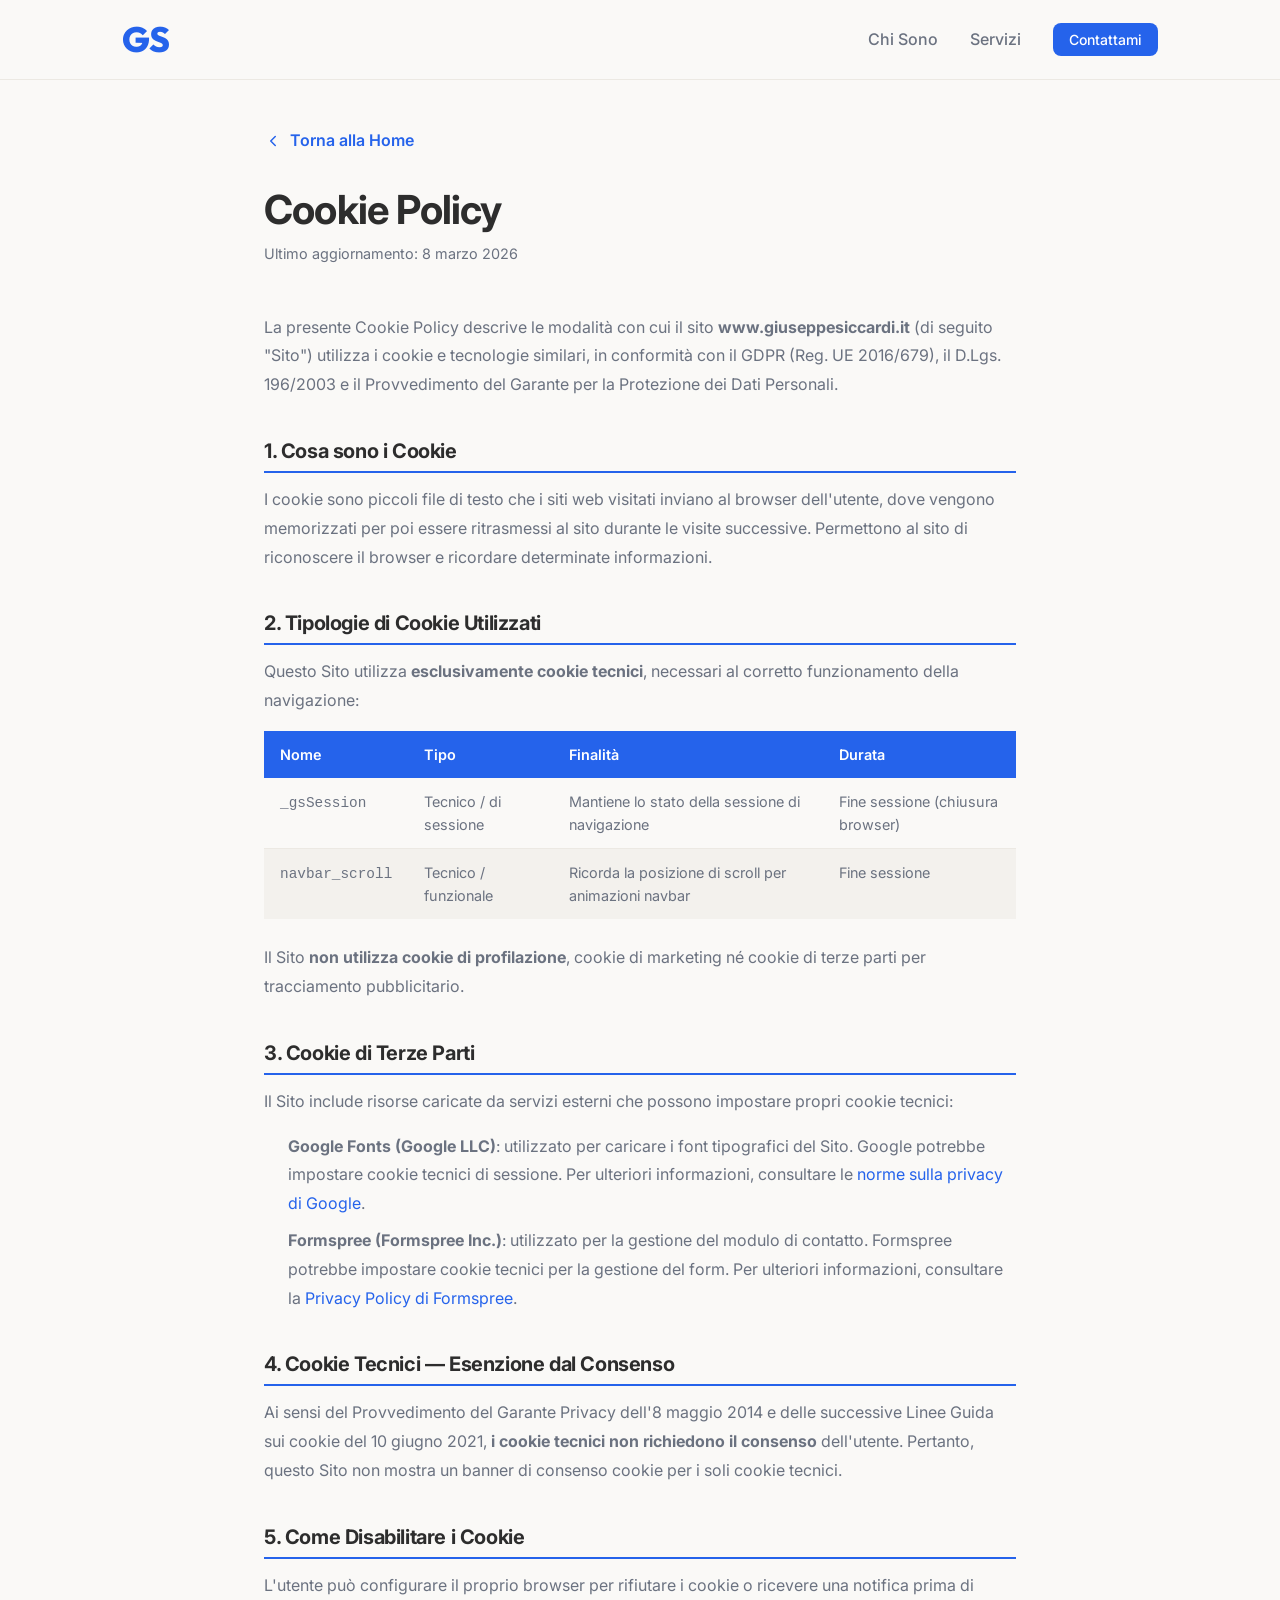
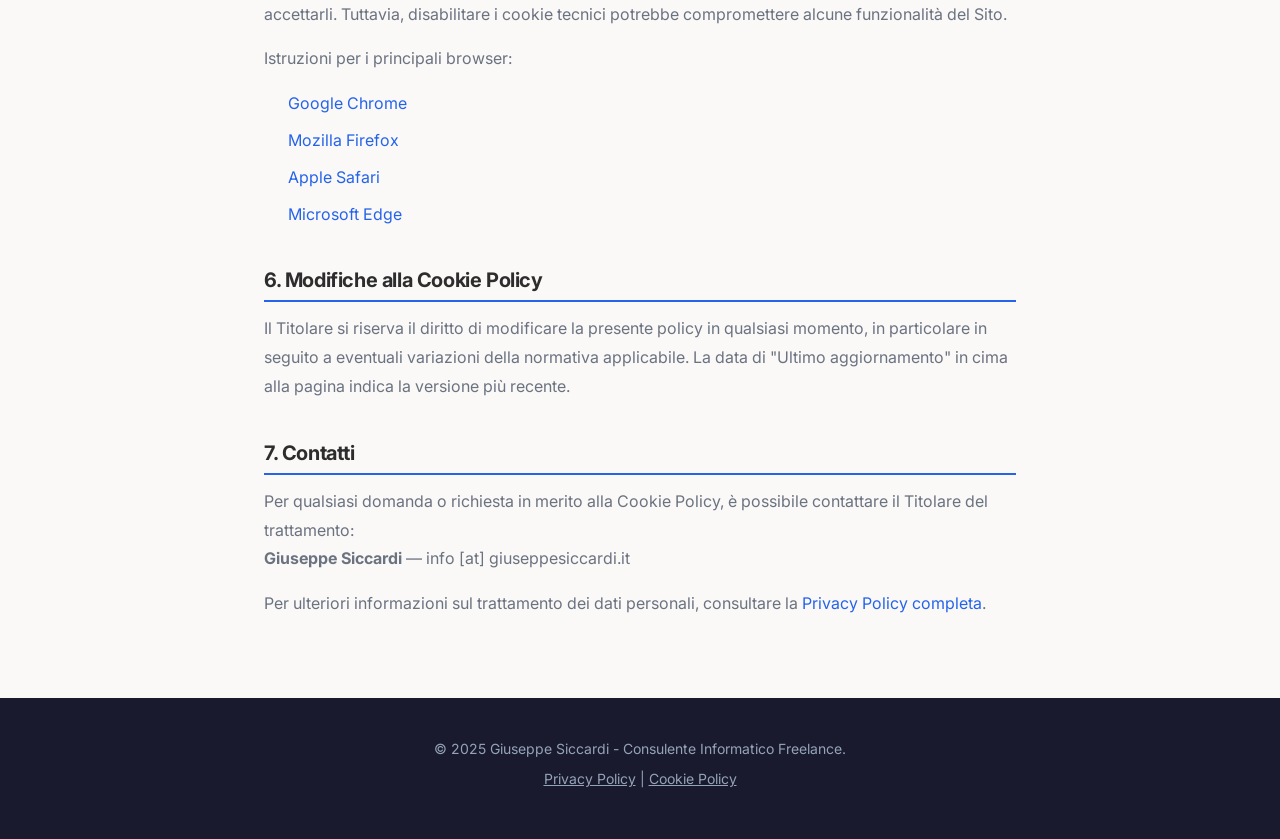
<file: cookie-policy.html>
<!DOCTYPE html>
<html lang="it">

<head>
    <meta charset="UTF-8">
    <meta name="viewport" content="width=device-width, initial-scale=1.0">
    <title>Cookie Policy — Giuseppe Siccardi</title>
    <meta name="description"
        content="Informativa sull'uso dei cookie sul sito giuseppesiccardi.it, ai sensi del GDPR e del Provvedimento del Garante Privacy.">
    <meta name="robots" content="index, follow">
    <link rel="canonical" href="https://www.giuseppesiccardi.it/cookie-policy.html">
    <link rel="preconnect" href="https://fonts.googleapis.com">
    <link rel="preconnect" href="https://fonts.gstatic.com" crossorigin>
    <link
        href="https://fonts.googleapis.com/css2?family=Inter:wght@300;400;500;600;700&family=Outfit:wght@600;700;800&display=swap"
        rel="stylesheet">
    <link rel="stylesheet" href="style.css">
    <link rel="icon" href="favicon.ico" sizes="any">
    <link rel="icon" href="assets/images/favicon-48x48.png" sizes="48x48">
    <link rel="icon" href="assets/images/favicon-96x96.png" sizes="96x96">
    <link rel="apple-touch-icon" href="assets/images/favicon-144x144.png">
    <style>
        .policy-section {
            max-width: 800px;
            margin: 0 auto;
            padding: 8rem 1.5rem 4rem;
        }

        .policy-section h1 {
            font-size: clamp(1.8rem, 4vw, 2.5rem);
            color: var(--text-primary);
            margin-bottom: 0.5rem;
        }

        .policy-section .last-updated {
            color: var(--text-secondary);
            font-size: 0.9rem;
            margin-bottom: 3rem;
            display: block;
        }

        .policy-section h2 {
            font-size: 1.25rem;
            color: var(--text-primary);
            margin-top: 2.5rem;
            margin-bottom: 0.75rem;
            padding-bottom: 0.5rem;
            border-bottom: 2px solid var(--color-primary);
        }

        .policy-section p,
        .policy-section li {
            color: var(--text-secondary);
            line-height: 1.8;
            font-size: 1rem;
        }

        .policy-section ul {
            padding-left: 1.5rem;
            margin-bottom: 1rem;
        }

        .policy-section li {
            margin-bottom: 0.5rem;
        }

        .policy-section a {
            color: var(--color-primary);
        }

        .policy-back {
            display: inline-flex;
            align-items: center;
            gap: 0.5rem;
            color: var(--color-primary);
            font-weight: 600;
            margin-bottom: 2rem;
            text-decoration: none;
            transition: opacity 0.2s;
        }

        .policy-back:hover {
            opacity: 0.75;
        }

        .cookie-table {
            width: 100%;
            border-collapse: collapse;
            margin: 1rem 0 1.5rem;
            font-size: 0.9rem;
        }

        .cookie-table th {
            background: var(--color-primary);
            color: white;
            padding: 0.75rem 1rem;
            text-align: left;
            font-weight: 600;
        }

        .cookie-table td {
            padding: 0.75rem 1rem;
            border-bottom: 1px solid var(--border-color-light);
            color: var(--text-secondary);
            vertical-align: top;
        }

        .cookie-table tr:last-child td {
            border-bottom: none;
        }

        .cookie-table tr:nth-child(even) td {
            background: var(--bg-secondary);
        }
    </style>
</head>

<body>
    <!-- Navbar -->
    <nav class="navbar" id="navbar">
        <div class="container nav-container">
            <a href="index.html" class="logo logo-text">GS</a>
            <ul class="nav-links" id="primary-navigation">
                <li><a href="index.html#about">Chi Sono</a></li>
                <li><a href="index.html#services">Servizi</a></li>
                <li><a href="index.html#contact" class="btn-sm">Contattami</a></li>
            </ul>
        </div>
    </nav>

    <main>
        <div class="policy-section">
            <a href="index.html" class="policy-back">
                <svg xmlns="http://www.w3.org/2000/svg" width="18" height="18" viewBox="0 0 24 24" fill="none"
                    stroke="currentColor" stroke-width="2" stroke-linecap="round" stroke-linejoin="round">
                    <polyline points="15 18 9 12 15 6"></polyline>
                </svg>
                Torna alla Home
            </a>

            <h1>Cookie Policy</h1>
            <span class="last-updated">Ultimo aggiornamento: 8 marzo 2026</span>

            <p>La presente Cookie Policy descrive le modalità con cui il sito <strong>www.giuseppesiccardi.it</strong>
                (di seguito "Sito") utilizza i cookie e tecnologie similari, in conformità con il GDPR (Reg. UE
                2016/679), il D.Lgs. 196/2003 e il Provvedimento del Garante per la Protezione dei Dati Personali.</p>

            <h2>1. Cosa sono i Cookie</h2>
            <p>I cookie sono piccoli file di testo che i siti web visitati inviano al browser dell'utente, dove vengono
                memorizzati per poi essere ritrasmessi al sito durante le visite successive. Permettono al sito di
                riconoscere il browser e ricordare determinate informazioni.</p>

            <h2>2. Tipologie di Cookie Utilizzati</h2>
            <p>Questo Sito utilizza <strong>esclusivamente cookie tecnici</strong>, necessari al corretto funzionamento
                della navigazione:</p>

            <table class="cookie-table">
                <thead>
                    <tr>
                        <th>Nome</th>
                        <th>Tipo</th>
                        <th>Finalità</th>
                        <th>Durata</th>
                    </tr>
                </thead>
                <tbody>
                    <tr>
                        <td><code>_gsSession</code></td>
                        <td>Tecnico / di sessione</td>
                        <td>Mantiene lo stato della sessione di navigazione</td>
                        <td>Fine sessione (chiusura browser)</td>
                    </tr>
                    <tr>
                        <td><code>navbar_scroll</code></td>
                        <td>Tecnico / funzionale</td>
                        <td>Ricorda la posizione di scroll per animazioni navbar</td>
                        <td>Fine sessione</td>
                    </tr>
                </tbody>
            </table>

            <p>Il Sito <strong>non utilizza cookie di profilazione</strong>, cookie di marketing né cookie di terze
                parti per tracciamento pubblicitario.</p>

            <h2>3. Cookie di Terze Parti</h2>
            <p>Il Sito include risorse caricate da servizi esterni che possono impostare propri cookie tecnici:</p>
            <ul>
                <li><strong>Google Fonts (Google LLC)</strong>: utilizzato per caricare i font tipografici del Sito.
                    Google potrebbe impostare cookie tecnici di sessione. Per ulteriori informazioni, consultare le <a
                        href="https://policies.google.com/privacy" target="_blank" rel="noopener">norme sulla privacy di
                        Google</a>.</li>
                <li><strong>Formspree (Formspree Inc.)</strong>: utilizzato per la gestione del modulo di contatto.
                    Formspree potrebbe impostare cookie tecnici per la gestione del form. Per ulteriori informazioni,
                    consultare la <a href="https://formspree.io/legal/privacy-policy" target="_blank"
                        rel="noopener">Privacy Policy di Formspree</a>.</li>
            </ul>

            <h2>4. Cookie Tecnici — Esenzione dal Consenso</h2>
            <p>Ai sensi del Provvedimento del Garante Privacy dell'8 maggio 2014 e delle successive Linee Guida sui
                cookie del 10 giugno 2021, <strong>i cookie tecnici non richiedono il consenso</strong> dell'utente.
                Pertanto, questo Sito non mostra un banner di consenso cookie per i soli cookie tecnici.</p>

            <h2>5. Come Disabilitare i Cookie</h2>
            <p>L'utente può configurare il proprio browser per rifiutare i cookie o ricevere una notifica prima di
                accettarli. Tuttavia, disabilitare i cookie tecnici potrebbe compromettere alcune funzionalità del Sito.
            </p>
            <p>Istruzioni per i principali browser:</p>
            <ul>
                <li><a href="https://support.google.com/chrome/answer/95647" target="_blank" rel="noopener">Google
                        Chrome</a></li>
                <li><a href="https://support.mozilla.org/it/kb/attivare-disattivare-cookie-siti-web" target="_blank"
                        rel="noopener">Mozilla Firefox</a></li>
                <li><a href="https://support.apple.com/it-it/guide/safari/sfri11471/mac" target="_blank"
                        rel="noopener">Apple Safari</a></li>
                <li><a href="https://support.microsoft.com/it-it/windows/eliminare-e-gestire-i-cookie-168dab11-0753-043d-7c16-ede5947fc64d"
                        target="_blank" rel="noopener">Microsoft Edge</a></li>
            </ul>

            <h2>6. Modifiche alla Cookie Policy</h2>
            <p>Il Titolare si riserva il diritto di modificare la presente policy in qualsiasi momento, in particolare
                in seguito a eventuali variazioni della normativa applicabile. La data di "Ultimo aggiornamento" in cima
                alla pagina indica la versione più recente.</p>

            <h2>7. Contatti</h2>
            <p>Per qualsiasi domanda o richiesta in merito alla Cookie Policy, è possibile contattare il Titolare del
                trattamento:<br>
                <strong>Giuseppe Siccardi</strong> — info [at] giuseppesiccardi.it
            </p>

            <p>Per ulteriori informazioni sul trattamento dei dati personali, consultare la <a
                    href="privacy-policy.html">Privacy Policy completa</a>.</p>
        </div>
    </main>

    <!-- Footer -->
    <footer class="footer">
        <div class="container">
            <div class="footer-content">
                <p>&copy; 2025 Giuseppe Siccardi - Consulente Informatico Freelance.</p>
                <p class="footer-links">
                    <a href="privacy-policy.html">Privacy Policy</a> | <a href="cookie-policy.html">Cookie Policy</a>
                </p>
            </div>
        </div>
    </footer>

    <script src="script.js"></script>
</body>

</html>
</file>
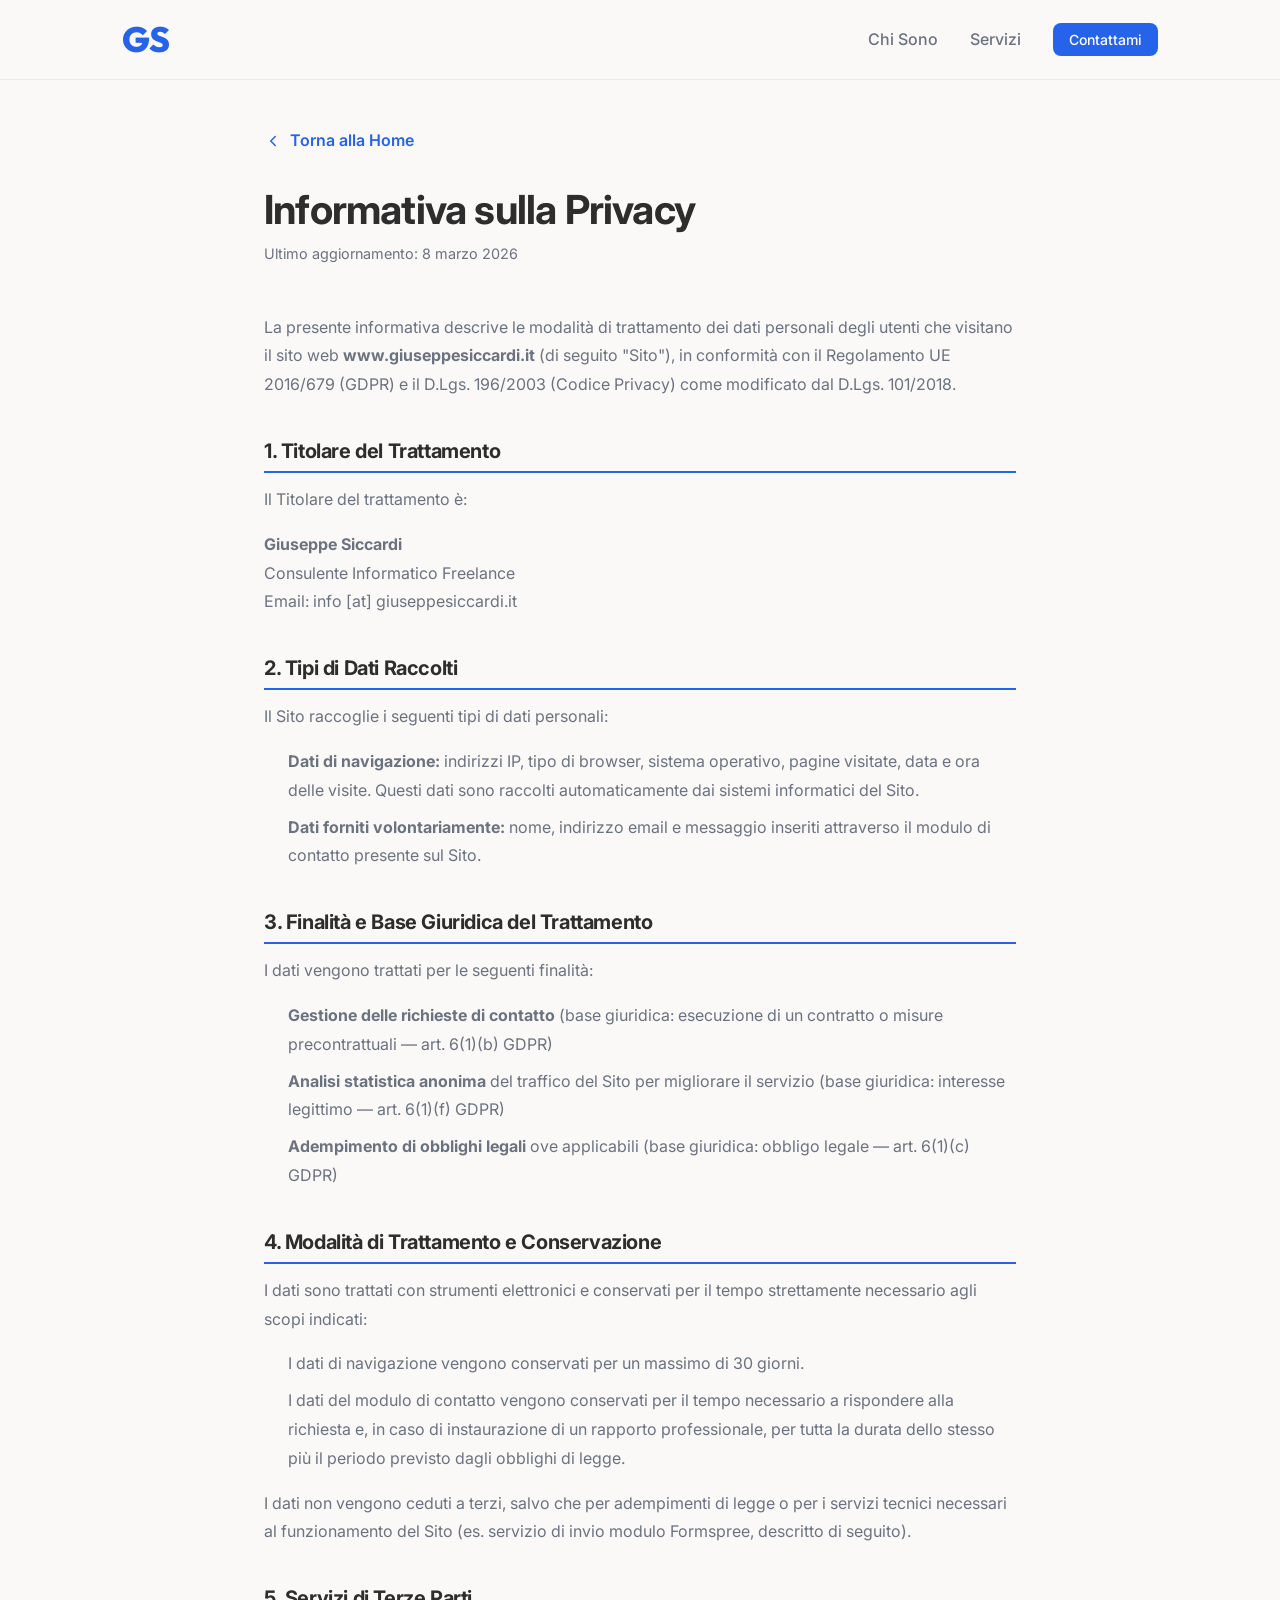
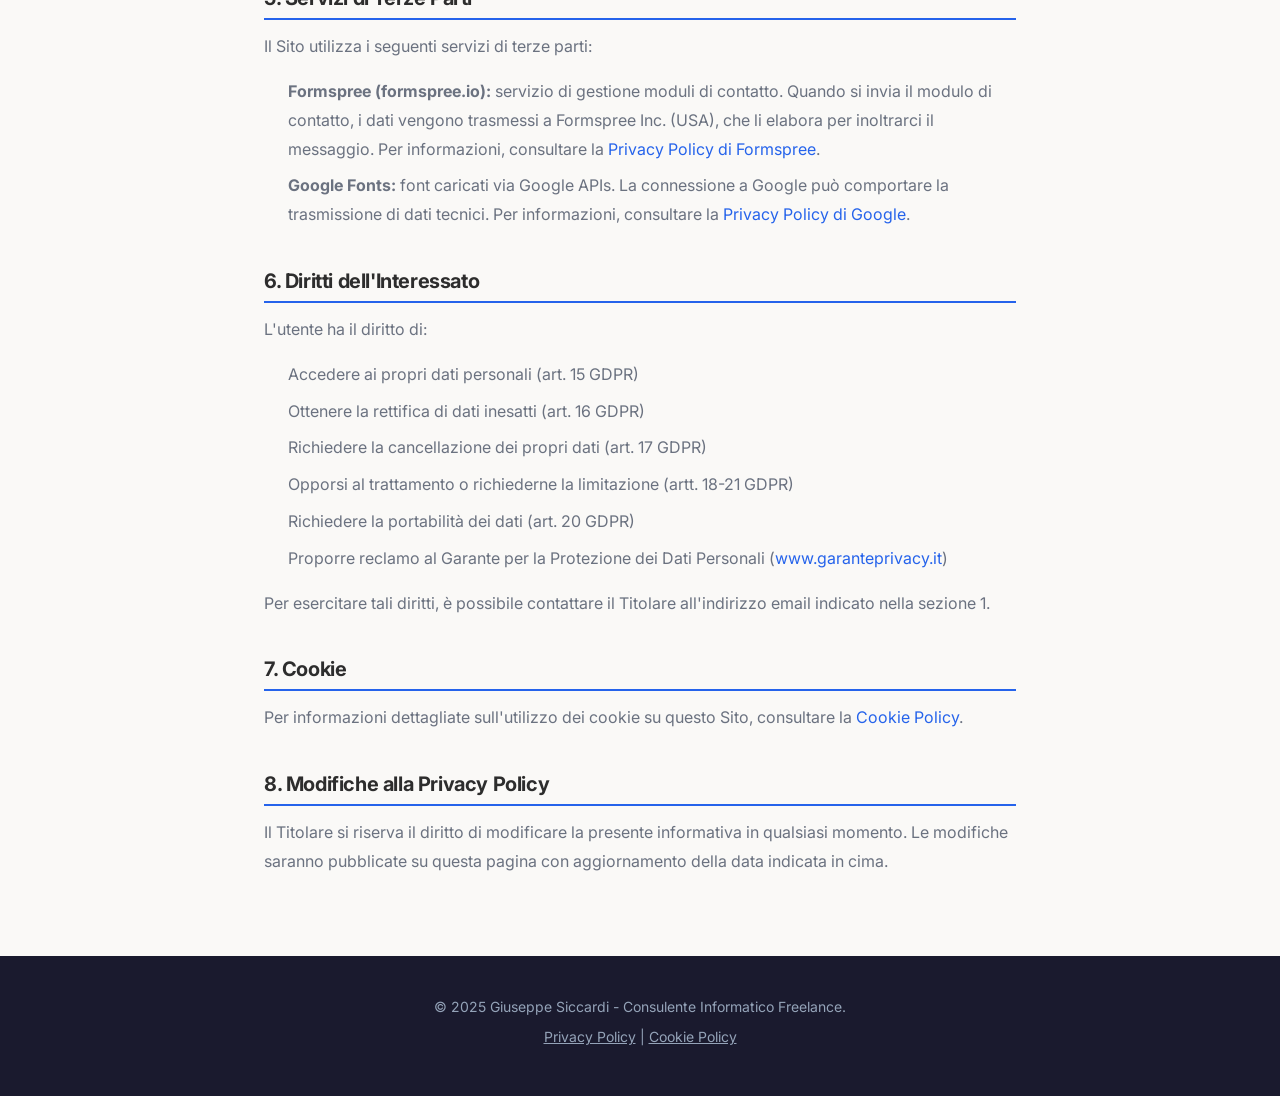
<file: privacy-policy.html>
<!DOCTYPE html>
<html lang="it">

<head>
    <meta charset="UTF-8">
    <meta name="viewport" content="width=device-width, initial-scale=1.0">
    <title>Privacy Policy — Giuseppe Siccardi</title>
    <meta name="description"
        content="Informativa sulla Privacy ai sensi del GDPR (Reg. UE 2016/679) per il sito web giuseppesiccardi.it">
    <meta name="robots" content="index, follow">
    <link rel="canonical" href="https://www.giuseppesiccardi.it/privacy-policy.html">
    <link rel="preconnect" href="https://fonts.googleapis.com">
    <link rel="preconnect" href="https://fonts.gstatic.com" crossorigin>
    <link
        href="https://fonts.googleapis.com/css2?family=Inter:wght@300;400;500;600;700&family=Outfit:wght@600;700;800&display=swap"
        rel="stylesheet">
    <link rel="stylesheet" href="style.css">
    <link rel="icon" href="favicon.ico" sizes="any">
    <link rel="icon" href="assets/images/favicon-48x48.png" sizes="48x48">
    <link rel="icon" href="assets/images/favicon-96x96.png" sizes="96x96">
    <link rel="apple-touch-icon" href="assets/images/favicon-144x144.png">
    <style>
        .policy-section {
            max-width: 800px;
            margin: 0 auto;
            padding: 8rem 1.5rem 4rem;
        }

        .policy-section h1 {
            font-size: clamp(1.8rem, 4vw, 2.5rem);
            color: var(--text-primary);
            margin-bottom: 0.5rem;
        }

        .policy-section .last-updated {
            color: var(--text-secondary);
            font-size: 0.9rem;
            margin-bottom: 3rem;
            display: block;
        }

        .policy-section h2 {
            font-size: 1.25rem;
            color: var(--text-primary);
            margin-top: 2.5rem;
            margin-bottom: 0.75rem;
            padding-bottom: 0.5rem;
            border-bottom: 2px solid var(--color-primary);
        }

        .policy-section p,
        .policy-section li {
            color: var(--text-secondary);
            line-height: 1.8;
            font-size: 1rem;
        }

        .policy-section ul {
            padding-left: 1.5rem;
            margin-bottom: 1rem;
        }

        .policy-section li {
            margin-bottom: 0.5rem;
        }

        .policy-section a {
            color: var(--color-primary);
        }

        .policy-back {
            display: inline-flex;
            align-items: center;
            gap: 0.5rem;
            color: var(--color-primary);
            font-weight: 600;
            margin-bottom: 2rem;
            text-decoration: none;
            transition: opacity 0.2s;
        }

        .policy-back:hover {
            opacity: 0.75;
        }
    </style>
</head>

<body>
    <!-- Navbar -->
    <nav class="navbar" id="navbar">
        <div class="container nav-container">
            <a href="index.html" class="logo logo-text">GS</a>
            <ul class="nav-links" id="primary-navigation">
                <li><a href="index.html#about">Chi Sono</a></li>
                <li><a href="index.html#services">Servizi</a></li>
                <li><a href="index.html#contact" class="btn-sm">Contattami</a></li>
            </ul>
        </div>
    </nav>

    <main>
        <div class="policy-section">
            <a href="index.html" class="policy-back">
                <svg xmlns="http://www.w3.org/2000/svg" width="18" height="18" viewBox="0 0 24 24" fill="none"
                    stroke="currentColor" stroke-width="2" stroke-linecap="round" stroke-linejoin="round">
                    <polyline points="15 18 9 12 15 6"></polyline>
                </svg>
                Torna alla Home
            </a>

            <h1>Informativa sulla Privacy</h1>
            <span class="last-updated">Ultimo aggiornamento: 8 marzo 2026</span>

            <p>La presente informativa descrive le modalità di trattamento dei dati personali degli utenti che visitano
                il sito web <strong>www.giuseppesiccardi.it</strong> (di seguito "Sito"), in conformità con il
                Regolamento UE 2016/679 (GDPR) e il D.Lgs. 196/2003 (Codice Privacy) come modificato dal D.Lgs.
                101/2018.</p>

            <h2>1. Titolare del Trattamento</h2>
            <p>Il Titolare del trattamento è:</p>
            <p><strong>Giuseppe Siccardi</strong><br>
                Consulente Informatico Freelance<br>
                Email: info [at] giuseppesiccardi.it</p>

            <h2>2. Tipi di Dati Raccolti</h2>
            <p>Il Sito raccoglie i seguenti tipi di dati personali:</p>
            <ul>
                <li><strong>Dati di navigazione:</strong> indirizzi IP, tipo di browser, sistema operativo, pagine
                    visitate, data e ora delle visite. Questi dati sono raccolti automaticamente dai sistemi informatici
                    del Sito.</li>
                <li><strong>Dati forniti volontariamente:</strong> nome, indirizzo email e messaggio inseriti attraverso
                    il modulo di contatto presente sul Sito.</li>
            </ul>

            <h2>3. Finalità e Base Giuridica del Trattamento</h2>
            <p>I dati vengono trattati per le seguenti finalità:</p>
            <ul>
                <li><strong>Gestione delle richieste di contatto</strong> (base giuridica: esecuzione di un contratto o
                    misure precontrattuali — art. 6(1)(b) GDPR)</li>
                <li><strong>Analisi statistica anonima</strong> del traffico del Sito per migliorare il servizio (base
                    giuridica: interesse legittimo — art. 6(1)(f) GDPR)</li>
                <li><strong>Adempimento di obblighi legali</strong> ove applicabili (base giuridica: obbligo legale —
                    art. 6(1)(c) GDPR)</li>
            </ul>

            <h2>4. Modalità di Trattamento e Conservazione</h2>
            <p>I dati sono trattati con strumenti elettronici e conservati per il tempo strettamente necessario agli
                scopi indicati:</p>
            <ul>
                <li>I dati di navigazione vengono conservati per un massimo di 30 giorni.</li>
                <li>I dati del modulo di contatto vengono conservati per il tempo necessario a rispondere alla richiesta
                    e, in caso di instaurazione di un rapporto professionale, per tutta la durata dello stesso più il
                    periodo previsto dagli obblighi di legge.</li>
            </ul>
            <p>I dati non vengono ceduti a terzi, salvo che per adempimenti di legge o per i servizi tecnici necessari
                al funzionamento del Sito (es. servizio di invio modulo Formspree, descritto di seguito).</p>

            <h2>5. Servizi di Terze Parti</h2>
            <p>Il Sito utilizza i seguenti servizi di terze parti:</p>
            <ul>
                <li><strong>Formspree (formspree.io):</strong> servizio di gestione moduli di contatto. Quando si invia
                    il modulo di contatto, i dati vengono trasmessi a Formspree Inc. (USA), che li elabora per
                    inoltrarci il messaggio. Per informazioni, consultare la <a
                        href="https://formspree.io/legal/privacy-policy" target="_blank" rel="noopener">Privacy Policy
                        di Formspree</a>.</li>
                <li><strong>Google Fonts:</strong> font caricati via Google APIs. La connessione a Google può comportare
                    la trasmissione di dati tecnici. Per informazioni, consultare la <a
                        href="https://policies.google.com/privacy" target="_blank" rel="noopener">Privacy Policy di
                        Google</a>.</li>
            </ul>

            <h2>6. Diritti dell'Interessato</h2>
            <p>L'utente ha il diritto di:</p>
            <ul>
                <li>Accedere ai propri dati personali (art. 15 GDPR)</li>
                <li>Ottenere la rettifica di dati inesatti (art. 16 GDPR)</li>
                <li>Richiedere la cancellazione dei propri dati (art. 17 GDPR)</li>
                <li>Opporsi al trattamento o richiederne la limitazione (artt. 18-21 GDPR)</li>
                <li>Richiedere la portabilità dei dati (art. 20 GDPR)</li>
                <li>Proporre reclamo al Garante per la Protezione dei Dati Personali (<a
                        href="https://www.garanteprivacy.it" target="_blank" rel="noopener">www.garanteprivacy.it</a>)
                </li>
            </ul>
            <p>Per esercitare tali diritti, è possibile contattare il Titolare all'indirizzo email indicato nella
                sezione 1.</p>

            <h2>7. Cookie</h2>
            <p>Per informazioni dettagliate sull'utilizzo dei cookie su questo Sito, consultare la <a
                    href="cookie-policy.html">Cookie Policy</a>.</p>

            <h2>8. Modifiche alla Privacy Policy</h2>
            <p>Il Titolare si riserva il diritto di modificare la presente informativa in qualsiasi momento. Le
                modifiche saranno pubblicate su questa pagina con aggiornamento della data indicata in cima.</p>
        </div>
    </main>

    <!-- Footer -->
    <footer class="footer">
        <div class="container">
            <div class="footer-content">
                <p>&copy; 2025 Giuseppe Siccardi - Consulente Informatico Freelance.</p>
                <p class="footer-links">
                    <a href="privacy-policy.html">Privacy Policy</a> | <a href="cookie-policy.html">Cookie Policy</a>
                </p>
            </div>
        </div>
    </footer>

    <script src="script.js"></script>
</body>

</html>
</file>
<file: style.css>
/* =========================================
   VARIABLES & DESIGN SYSTEM
   ========================================= */
:root {
    /* Colors - Warm Neutral Palette */
    --bg-primary: #faf9f7;
    --bg-secondary: #f3f1ed;
    --bg-card: #ffffff;
    --bg-tech: #1a1a2e;

    --text-primary: #2d2d2d;
    --text-secondary: #6b7280;
    --text-light: #faf9f7;

    --color-primary: #2563eb;
    /* Blue */
    --color-primary-dark: #1d4ed8;
    --color-accent: #0ea5e9;
    /* Aqua/Tech Blue */
    --color-success: #10b981;

    --border-color: #e5e1db;
    --border-color-light: #ece9e3;

    /* Typography */
    --font-main: 'Inter', -apple-system, BlinkMacSystemFont, "Segoe UI", Roboto, Helvetica, Arial, sans-serif;

    /* Spacing & Layout */
    --container-max: 1100px;
    --section-pad-y: 6rem;
    --border-radius-sm: 8px;
    --border-radius-md: 12px;
    --border-radius-lg: 24px;

    /* Transitions */
    --transition-fast: 0.2s ease;
    --transition-base: 0.3s ease;
    --transition-slow: 0.5s cubic-bezier(0.4, 0, 0.2, 1);

    /* Shadows */
    --shadow-sm: 0 1px 3px 0 rgb(0 0 0 / 0.04), 0 1px 2px -1px rgb(0 0 0 / 0.04);
    --shadow-md: 0 4px 6px -1px rgb(0 0 0 / 0.07), 0 2px 4px -2px rgb(0 0 0 / 0.05);
    --shadow-lg: 0 10px 25px -5px rgb(0 0 0 / 0.08), 0 4px 10px -4px rgb(0 0 0 / 0.04);
    --tech-glow: 0 0 20px rgba(14, 165, 233, 0.15);
}

/* =========================================
   RESET & BASE STYLES
   ========================================= */
* {
    margin: 0;
    padding: 0;
    box-sizing: border-box;
}

html {
    scroll-behavior: smooth;
    font-size: 16px;
}

body {
    font-family: var(--font-main);
    color: var(--text-primary);
    background-color: var(--bg-primary);
    line-height: 1.6;
    overflow-x: hidden;
}

h1,
h2,
h3,
h4 {
    line-height: 1.2;
    font-weight: 700;
    letter-spacing: -0.02em;
}

a {
    text-decoration: none;
    color: inherit;
    transition: var(--transition-base);
}

ul {
    list-style: none;
}

img {
    max-width: 100%;
    height: auto;
}

.container {
    width: 100%;
    max-width: var(--container-max);
    margin: 0 auto;
    padding: 0 2rem;
}

.section {
    padding: var(--section-pad-y) 0;
}

.bg-alt {
    background-color: var(--bg-secondary);
}

.highlight {
    color: var(--color-primary);
}

.text-gradient {
    background: linear-gradient(135deg, var(--color-primary), var(--color-accent));
    -webkit-background-clip: text;
    background-clip: text;
    -webkit-text-fill-color: transparent;
}

/* =========================================
   TYPOGRAPHY
   ========================================= */
h1 {
    font-size: clamp(2.5rem, 5vw, 4rem);
    margin-bottom: 1rem;
}

h2 {
    font-size: clamp(2rem, 3vw, 2.5rem);
    margin-bottom: 2rem;
}

h3 {
    font-size: 1.25rem;
    margin-bottom: 1rem;
}

p {
    margin-bottom: 1rem;
}

.lead-text {
    font-size: 1.25rem;
    color: var(--text-secondary);
    max-width: 800px;
}

/* =========================================
   BUTTONS
   ========================================= */
.btn {
    display: inline-flex;
    align-items: center;
    justify-content: center;
    padding: 0.875rem 1.75rem;
    border-radius: var(--border-radius-md);
    font-weight: 600;
    font-size: 1rem;
    cursor: pointer;
    transition: all var(--transition-base);
    border: none;
    outline: none;
}

.btn-sm {
    padding: 0.5rem 1rem;
    border-radius: var(--border-radius-sm);
    font-weight: 500;
    font-size: 0.875rem;
    background: var(--color-primary);
    color: white;
}

.btn-sm:hover {
    background: var(--color-primary-dark);
}

.btn-primary {
    background-color: var(--color-primary);
    color: white;
    box-shadow: 0 4px 14px rgba(37, 99, 235, 0.3);
}

.btn-primary:hover {
    background-color: var(--color-primary-dark);
    transform: scale(1.05) translateY(-2px);
    box-shadow: 0 6px 20px rgba(37, 99, 235, 0.4);
}

.btn-secondary {
    background-color: white;
    color: var(--text-primary);
    border: 1px solid #e2e8f0;
}

.btn-secondary:hover {
    border-color: var(--text-primary);
    background-color: var(--bg-secondary);
    transform: scale(1.05) translateY(-2px);
}

.btn-block {
    width: 100%;
}

.badge {
    display: inline-block;
    padding: 0.4rem 1rem;
    background-color: rgba(16, 185, 129, 0.1);
    color: var(--color-success);
    border-radius: 2rem;
    font-size: 0.875rem;
    font-weight: 600;
    margin-bottom: 1.5rem;
    border: 1px solid rgba(16, 185, 129, 0.2);
}

/* =========================================
   NAVBAR
   ========================================= */
.navbar {
    position: fixed;
    top: 0;
    left: 0;
    width: 100%;
    height: 80px;
    z-index: 1000;
    transition: var(--transition-base);
    background: rgba(250, 249, 247, 0.92);
    backdrop-filter: blur(12px);
    border-bottom: 1px solid var(--border-color-light);
}

.navbar.scrolled {
    height: 70px;
    box-shadow: var(--shadow-sm);
}

.nav-container {
    height: 100%;
    display: flex;
    justify-content: space-between;
    align-items: center;
}

.logo {
    display: flex;
    align-items: center;
}

.logo-img {
    max-height: 70px;
    width: auto;
    object-fit: contain;
    mix-blend-mode: multiply;
}

.logo-text {
    font-family: 'Outfit', sans-serif;
    font-size: 2.2rem;
    /* A bit smaller than xxx-large to fit better in navbar */
    font-weight: 800;
    /* Extra bold */
    color: var(--color-primary);
    /* Use site blue */
    letter-spacing: -1.5px;
    line-height: 1;
    text-decoration: none;
    transition: var(--transition-base);
}

.logo-text:hover {
    color: var(--color-primary-dark, #1d4ed8);
    transform: scale(1.05);
}

.nav-links {
    display: flex;
    gap: 2rem;
    align-items: center;
}

.nav-links a:not(.btn-sm) {
    font-weight: 500;
    color: var(--text-secondary);
}

.nav-links a:not(.btn-sm):hover {
    color: var(--color-primary);
}

/* Base utility for screen reader only */
.sr-only {
    position: absolute;
    width: 1px;
    height: 1px;
    padding: 0;
    margin: -1px;
    overflow: hidden;
    clip: rect(0, 0, 0, 0);
    white-space: nowrap;
    border: 0;
}

/* Hamburger Menu Button */
.mobile-nav-toggle {
    display: none;
    cursor: pointer;
    background: transparent;
    border: none;
    padding: 0.5rem;
    z-index: 2000;
}

.hamburger {
    width: 24px;
    height: 2px;
    background: var(--text-primary);
    position: relative;
    transition: all 0.3s ease-in-out;
}

.hamburger::before,
.hamburger::after {
    content: '';
    position: absolute;
    width: 24px;
    height: 2px;
    background: var(--text-primary);
    left: 0;
    transition: all 0.3s ease-in-out;
}

.hamburger::before {
    top: -8px;
}

.hamburger::after {
    top: 8px;
}

.mobile-nav-toggle[aria-expanded="true"] .hamburger {
    background: transparent;
}

.mobile-nav-toggle[aria-expanded="true"] .hamburger::before {
    transform: rotate(45deg);
    top: 0;
}

.mobile-nav-toggle[aria-expanded="true"] .hamburger::after {
    transform: rotate(-45deg);
    top: 0;
}

/* =========================================
   HERO SECTION
   ========================================= */
.hero {
    min-height: 100vh;
    display: flex;
    flex-direction: column;
    justify-content: center;
    padding-top: 80px;
    padding-bottom: 6rem;
    position: relative;
    overflow: hidden;
    background:
        radial-gradient(ellipse at 70% 20%, rgba(37, 99, 235, 0.06), transparent 50%),
        radial-gradient(ellipse at 30% 80%, rgba(14, 165, 233, 0.05), transparent 50%),
        linear-gradient(180deg, var(--bg-primary) 0%, var(--bg-secondary) 100%);
}

.hero-description {
    font-size: clamp(1.125rem, 2vw, 1.25rem);
    color: var(--text-secondary);
    max-width: 600px;
    margin-bottom: 2.5rem;
}

.hero-actions {
    display: flex;
    gap: 1rem;
    flex-wrap: wrap;
}

.hero-visual {
    position: absolute;
    right: -10%;
    top: 20%;
    width: 50%;
    height: 80%;
    z-index: -1;
    opacity: 0.4;
}

/* tech grid pattern */
.tech-grid {
    width: 100%;
    height: 100%;
    background-image:
        linear-gradient(rgba(37, 99, 235, 0.06) 1px, transparent 1px),
        linear-gradient(90deg, rgba(37, 99, 235, 0.06) 1px, transparent 1px);
    background-size: 40px 40px;
    transform: perspective(500px) rotateX(45deg);
    transform-origin: top right;
}

/* Scroll Indicator / Bouncing Arrows */
.scroll-indicator {
    position: absolute;
    bottom: 2rem;
    left: 50%;
    transform: translateX(-50%);
    color: var(--color-primary);
    animation: bounceArrows 2s infinite ease-in-out;
    opacity: 0.8;
    transition: var(--transition-base);
    z-index: 10;
    cursor: pointer;
    display: flex;
    flex-direction: column;
    justify-content: center;
    align-items: center;
    gap: 0.5rem;
    -webkit-tap-highlight-color: transparent;
    text-decoration: none;
}

.scroll-text {
    font-size: 0.85rem;
    font-weight: 500;
    text-transform: uppercase;
    letter-spacing: 1px;
}

.scroll-indicator:hover {
    color: var(--color-primary-dark);
    opacity: 1;
}

@keyframes bounceArrows {

    0%,
    20%,
    50%,
    80%,
    100% {
        transform: translate(-50%, 0);
    }

    40% {
        transform: translate(-50%, -15px);
    }

    60% {
        transform: translate(-50%, -7px);
    }
}


/* =========================================
   SECTION HEADERS
   ========================================= */
.section-header {
    margin-bottom: 3rem;
}

.section-subtitle {
    font-size: 1.125rem;
    color: var(--text-secondary);
    margin-top: 1rem;
    margin-bottom: 1.5rem;
    max-width: 600px;
}

.divider {
    width: 60px;
    height: 4px;
    background: linear-gradient(90deg, var(--color-primary), var(--color-accent));
    border-radius: 2px;
}

/* =========================================
   CHI SONO
   ========================================= */
.skills-grid {
    display: flex;
    flex-wrap: wrap;
    gap: 1rem;
    margin: 2rem 0;
}

.skill-item {
    background: var(--bg-secondary);
    padding: 0.75rem 1.25rem;
    border-radius: 2rem;
    font-size: 0.95rem;
    font-weight: 500;
    color: var(--text-primary);
    border: 1px solid #e2e8f0;
    transition: var(--transition-base);
}

.skill-item:hover {
    border-color: var(--color-accent);
    color: var(--color-primary);
    box-shadow: var(--shadow-sm);
    transform: translateY(-2px);
}

.approach-box {
    background: rgba(37, 99, 235, 0.05);
    border-left: 4px solid var(--color-primary);
    padding: 1.5rem;
    border-radius: 0 var(--border-radius-md) var(--border-radius-md) 0;
}

.mt-4 {
    margin-top: 2rem;
}

/* =========================================
   SERVIZI OFFERTI
   ========================================= */
.services-grid {
    display: grid;
    grid-template-columns: repeat(auto-fit, minmax(300px, 1fr));
    gap: 2rem;
}

.service-card {
    background: var(--bg-card);
    padding: 2.5rem 2rem;
    border-radius: var(--border-radius-lg);
    box-shadow: var(--shadow-sm);
    transition: var(--transition-base);
    border: 1px solid var(--border-color-light);
    position: relative;
    overflow: hidden;
}

.service-card::before {
    content: '';
    position: absolute;
    top: 0;
    left: 0;
    width: 100%;
    height: 4px;
    background: linear-gradient(90deg, var(--color-primary), var(--color-accent));
    transform: scaleX(0);
    transform-origin: left;
    transition: transform 0.4s ease;
}

.service-card:hover {
    transform: translateY(-5px);
    box-shadow: var(--shadow-lg);
}

.service-card:hover::before {
    transform: scaleX(1);
}

.service-icon {
    width: 56px;
    height: 56px;
    background: rgba(37, 99, 235, 0.1);
    color: var(--color-primary);
    border-radius: 16px;
    display: flex;
    align-items: center;
    justify-content: center;
    margin-bottom: 1.5rem;
    transition: var(--transition-base);
}

.service-card:hover .service-icon {
    background: var(--color-primary);
    color: white;
}

.service-list {
    margin-top: 1rem;
}

.service-list li {
    margin-bottom: 0.75rem;
    color: var(--text-secondary);
    display: flex;
    align-items: flex-start;
}

.service-list li::before {
    content: "•";
    color: var(--color-accent);
    font-weight: bold;
    display: inline-block;
    width: 1em;
    margin-left: -1em;
}

/* =========================================
   PERCHE SCEGLIEME (WHY ME)
   ========================================= */
.reasons-grid {
    display: grid;
    grid-template-columns: repeat(auto-fit, minmax(240px, 1fr));
    gap: 1.5rem;
}

.reason-item {
    display: flex;
    align-items: center;
    background: var(--bg-card);
    padding: 1.5rem;
    border-radius: var(--border-radius-md);
    box-shadow: var(--shadow-sm);
    border: 1px solid var(--border-color-light);
    transition: var(--transition-fast);
}

.reason-item:hover {
    border-color: var(--color-accent);
}

.check-icon {
    display: flex;
    align-items: center;
    justify-content: center;
    width: 32px;
    height: 32px;
    background: var(--color-success);
    color: white;
    border-radius: 50%;
    margin-right: 1rem;
    font-size: 0.875rem;
    flex-shrink: 0;
}

.reason-item h4 {
    margin: 0;
    font-size: 1rem;
}

/* =========================================
   MODALITA DI LAVORO (WORKFLOW)
   ========================================= */
.timeline {
    position: relative;
    max-width: 800px;
    margin: 0 auto;
}

.timeline::before {
    content: '';
    position: absolute;
    top: 0;
    left: 24px;
    height: 100%;
    width: 2px;
    background: var(--border-color);
}

.timeline-item {
    position: relative;
    padding-left: 65px;
    margin-bottom: 3rem;
}

.timeline-item:last-child {
    margin-bottom: 0;
}

.timeline-number {
    position: absolute;
    left: 4px;
    top: 10px;
    width: 44px;
    height: 44px;
    background: var(--bg-card);
    border: 2px solid var(--color-primary);
    color: var(--color-primary);
    border-radius: 50%;
    display: flex;
    align-items: center;
    justify-content: center;
    font-weight: bold;
    font-size: 1.15rem;
    z-index: 1;
    box-shadow: 0 0 0 4px var(--bg-secondary);
    transition: var(--transition-base);
}

.timeline-item:hover .timeline-number {
    background: var(--color-primary);
    color: white;
    transform: scale(1.1);
}

.timeline-content h4 {
    margin-bottom: 0.5rem;
    color: var(--text-primary);
}

.timeline-content p {
    color: var(--text-secondary);
    margin: 0;
}


/* =========================================
   SERVIZI SPLIT LAYOUT
   ========================================= */

.services-split {
    display: grid;
    grid-template-columns: 1fr 1fr;
    gap: 4rem;
    align-items: start;
}

/* Colonna Sinistra (Ads) */
.services-info {
    background: linear-gradient(135deg, var(--color-primary), #1e40af);
    color: white;
    padding: 3rem;
    border-radius: var(--border-radius-lg);
    box-shadow: var(--shadow-md);
    position: relative;
    overflow: hidden;
}

.services-info .info-content {
    position: relative;
    z-index: 2;
}

.services-info h3 {
    font-size: 1.8rem;
    margin-bottom: 1.5rem;
    font-weight: 700;
    line-height: 1.2;
    color: white;
}

.services-info p {
    font-size: 1.1rem;
    color: rgba(255, 255, 255, 0.9);
    line-height: 1.6;
}

/* Background Pattern/Immagine Placeholder per Ads */
.info-image-wrapper {
    position: absolute;
    top: 0;
    right: 0;
    bottom: 0;
    left: 0;
    opacity: 0.1;
    z-index: 1;
    background-image: radial-gradient(#ffffff 2px, transparent 2px);
    background-size: 20px 20px;
}

/* Colonna Destra (Accordion Rettangoli) */
.services-accordion {
    display: flex;
    flex-direction: column;
    gap: 1.5rem;
}

.service-rectangle {
    background: var(--bg-card);
    border: 1px solid var(--border-color);
    border-radius: var(--border-radius-md);
    box-shadow: var(--shadow-sm);
    transition: all 0.3s ease;
    overflow: hidden;
}

.service-rectangle:hover {
    border-color: var(--color-primary);
    box-shadow: 0 10px 20px rgba(37, 99, 235, 0.1);
}

.rectangle-header {
    padding: 1.5rem 2rem;
    display: flex;
    justify-content: space-between;
    align-items: center;
    cursor: pointer;
    background: var(--bg-card);
    transition: background 0.3s ease, color 0.3s ease;
}

.rectangle-header h3 {
    margin: 0;
    font-size: 1.2rem;
    color: var(--text-primary);
    transition: color 0.3s ease;
}

.rectangle-icon {
    color: var(--color-primary);
    transition: transform 0.3s ease, color 0.3s ease;
    display: flex;
}

/* Hover Effect per il rettangolo: cambia colore */
.service-rectangle:hover .rectangle-header {
    background: rgba(37, 99, 235, 0.05);
    /* Sfondo blu leggero */
}

.service-rectangle:hover .rectangle-header h3 {
    color: var(--color-primary);
}

.service-rectangle.active .rectangle-header {
    background: var(--color-primary);
}

.service-rectangle.active .rectangle-header h3 {
    color: white;
}

.service-rectangle.active .rectangle-icon {
    transform: rotate(180deg);
    color: white;
}

.rectangle-body {
    max-height: 0;
    overflow: hidden;
    transition: max-height 0.4s ease-out;
    background: var(--bg-card);
    padding: 0 2rem;
    /* padding x, while y is handled by active state to prevent jump */
}

.service-rectangle.active .rectangle-body {
    max-height: 800px;
    /* Abbastanza per mostrare tutto il contenuto */
    padding: 1.5rem 2rem 2rem 2rem;
    border-top: 1px solid var(--border-color);
}

/* Restyling elementi vecchi testuali per i servizi interni ai box */
.service-desc {
    color: var(--text-secondary);
    font-size: 0.95rem;
    margin-bottom: 1.5rem;
    min-height: auto;
    /* removed fixed height inside accordions */
}

.service-microcopy {
    margin-top: 1.5rem;
    font-size: 0.85rem;
    font-weight: 600;
    color: var(--color-primary);
    background: rgba(37, 99, 235, 0.05);
    padding: 0.75rem 1rem;
    border-radius: var(--border-radius-sm);
    text-align: center;
    border: 1px dashed rgba(37, 99, 235, 0.2);
}

/* =========================================
   PRICING / CONSULENZA
   ========================================= */
.pricing-section {
    margin-top: 6rem;
    padding-top: 4rem;
    border-top: 1px solid var(--border-color);
}

.pricing-header {
    text-align: center;
    margin-bottom: 4rem;
    max-width: 600px;
    margin-left: auto;
    margin-right: auto;
}

.pricing-header h2 {
    font-size: 2rem;
    color: var(--text-primary);
    margin-bottom: 1rem;
}

.pricing-header p {
    color: var(--text-secondary);
    font-size: 1.1rem;
}

/* Pricing Embla Base (Desktop) */
.pricing-embla {
    position: relative;
    max-width: 100%;
}

.pricing-embla__viewport {
    width: 100%;
}

.pricing-embla__buttons {
    display: none;
}

.pricing-grid {
    display: grid;
    grid-template-columns: repeat(3, 1fr);
    gap: 2rem;
    align-items: center;
    /* This centers the smaller cards vertically next to the taller one */
    margin-bottom: 4rem;
}

.pricing-card {
    background: var(--bg-card);
    padding: 2.5rem 2rem;
    border-radius: var(--border-radius-lg);
    box-shadow: var(--shadow-sm);
    border: 1px solid var(--border-color);
    position: relative;
    transition: var(--transition-base);
    text-align: center;
}

.pricing-card:hover {
    transform: translateY(-5px);
    box-shadow: var(--shadow-md);
}

.pricing-card.featured {
    border: 2px solid var(--color-primary);
    box-shadow: var(--shadow-lg);
    padding: 3.5rem 2rem;
    /* Make it slightly taller */
    z-index: 2;
    /* To pop over adjacent cards slightly if needed */
    transform: scale(1.05);
    /* Make it truly stand out on desktop */
}

.pricing-card.featured:hover {
    transform: scale(1.05) translateY(-5px);
}

.pricing-card .badge {
    position: absolute;
    top: -15px;
    left: 50%;
    transform: translateX(-50%);
    background: var(--color-primary);
    color: white;
    padding: 0.4rem 1.2rem;
    border-radius: 20px;
    font-size: 0.8rem;
    font-weight: 600;
    text-transform: uppercase;
    letter-spacing: 1px;
    box-shadow: var(--shadow-sm);
}

.pricing-card h3 {
    font-size: 1.4rem;
    color: var(--text-primary);
    margin-bottom: 0.5rem;
}

.pricing-price {
    color: var(--color-primary);
    font-weight: 700;
    font-size: 1.5rem;
    margin-bottom: 0.2rem;
}

.pricing-strike {
    text-decoration: line-through;
    color: var(--text-secondary);
    font-size: 0.9rem;
    font-weight: 400;
    margin-left: 0.5rem;
}

.pricing-subdesc {
    color: var(--text-secondary);
    font-weight: 500;
    font-size: 0.95rem;
    margin-bottom: 2rem;
}

.pricing-card ul {
    list-style: none;
    padding: 0;
    margin: 0 0 2rem 0;
    text-align: left;
}

.pricing-card li {
    position: relative;
    padding-left: 28px;
    margin-bottom: 1rem;
    color: var(--text-secondary);
    font-size: 0.95rem;
    line-height: 1.4;
}

.pricing-card li::before {
    content: "✓";
    position: absolute;
    left: 0;
    top: 0;
    color: var(--color-success);
    font-weight: bold;
    font-size: 1.1rem;
}

.pricing-microcopy {
    font-size: 0.85rem;
    color: var(--text-secondary);
    font-style: italic;
    border-top: 1px solid var(--border-color-light);
    padding-top: 1.5rem;
    margin-top: auto;
}

.services-cta {
    text-align: center;
    background: var(--color-primary);
    color: white;
    padding: 4rem 2rem;
    border-radius: var(--border-radius-lg);
    box-shadow: var(--shadow-lg);
}

.services-cta p {
    font-size: 1.2rem;
    margin-bottom: 0.5rem;
    color: rgba(255, 255, 255, 0.9);
}

.services-cta p:nth-child(2) {
    font-size: 1.5rem;
    font-weight: bold;
    color: white;
    margin-bottom: 2.5rem;
}

.services-cta .btn {
    background: white;
    color: var(--color-primary);
    font-weight: bold;
}

.services-cta .btn:hover {
    background: var(--color-accent);
    color: var(--text-primary);
}


/* =========================================
   CONTACT
   ========================================= */
.contact-container {
    display: grid;
    grid-template-columns: 1fr 1fr;
    gap: 4rem;
}

.contact-info p {
    color: var(--text-secondary);
    font-size: 1.125rem;
}

.micro-copy {
    font-size: 0.875rem !important;
    font-weight: 500;
    color: var(--color-success) !important;
    margin-top: 1rem;
}

.direct-contacts {
    display: flex;
    flex-direction: column;
    gap: 1rem;
}

.contact-link {
    display: inline-flex;
    align-items: center;
    gap: 0.75rem;
    font-weight: 600;
    color: var(--text-primary);
    padding: 0.75rem;
    border-radius: var(--border-radius-sm);
    background: var(--bg-secondary);
    transition: var(--transition-fast);
    width: fit-content;
}

.contact-link:hover {
    background: var(--color-primary);
    color: white;
}

.contact-form {
    background: var(--bg-card);
    padding: 2.5rem;
    border-radius: var(--border-radius-lg);
    box-shadow: var(--shadow-lg);
    border: 1px solid var(--border-color-light);
}

.form-group {
    margin-bottom: 1.5rem;
}

.form-group label {
    display: block;
    margin-bottom: 0.5rem;
    font-weight: 500;
    font-size: 0.875rem;
}

.form-group input,
.form-group textarea {
    width: 100%;
    padding: 0.875rem 1rem;
    border: 1px solid var(--border-color);
    border-radius: var(--border-radius-sm);
    font-family: var(--font-main);
    font-size: 1rem;
    transition: var(--transition-fast);
    outline: none;
    background: var(--bg-card);
}

.form-group input:focus,
.form-group textarea:focus {
    border-color: var(--color-primary);
    box-shadow: 0 0 0 3px rgba(37, 99, 235, 0.1);
}

/* =========================================
   FOOTER
   ========================================= */
.footer {
    background: var(--bg-tech);
    color: var(--text-light);
    padding: 2.5rem 0;
    text-align: center;
}

.footer-content p {
    color: #94a3b8;
    margin-bottom: 0.5rem;
    font-size: 0.875rem;
}

.footer-links a {
    color: #94a3b8;
    text-decoration: underline;
}

.footer-links a:hover {
    color: white;
}

/* =========================================
   ACCORDIONS
   ========================================= */
.accordion-card {
    background: var(--bg-card);
    border-radius: var(--border-radius-md);
    box-shadow: var(--shadow-sm);
    border: 1px solid var(--border-color-light);
    transition: var(--transition-base);
    overflow: hidden;
    margin-bottom: 1rem;
}

.accordion-header {
    display: flex;
    align-items: center;
    padding: 1.5rem;
    cursor: pointer;
    background: var(--bg-card);
    transition: var(--transition-base);
    user-select: none;
}

.accordion-card.active .accordion-header {
    border-bottom: 1px solid var(--border-color-light);
}

.accordion-header h4 {
    margin: 0;
    font-size: 1rem;
}

.accordion-content {
    max-height: 0;
    overflow: hidden;
    transition: max-height 0.4s ease-in-out;
}

.accordion-inner {
    padding: 1.5rem;
}

.accordion-gallery {
    display: flex;
    gap: 1rem;
    margin-top: 1rem;
}

.accordion-gallery img {
    flex: 1;
    border-radius: var(--border-radius-sm);
    object-fit: cover;
    max-height: 150px;
    box-shadow: var(--shadow-sm);
}

/* =========================================
   STORIE DI SUCCESSO (TABS & GRID CARDS)
   ========================================= */
.main-tabs-nav {
    display: flex;
    justify-content: center;
    gap: 1rem;
    margin-bottom: 3rem;
    flex-wrap: wrap;
}

.main-tab-btn {
    padding: 1rem 2rem;
    font-size: 1.125rem;
    font-weight: 600;
    color: var(--text-secondary);
    background: var(--bg-card);
    border: 2px solid var(--border-color);
    border-radius: var(--border-radius-lg);
    cursor: pointer;
    transition: var(--transition-base);
    box-shadow: var(--shadow-sm);
}

.main-tab-btn.active {
    border-color: var(--color-primary);
    color: var(--color-primary);
    box-shadow: 0 4px 14px rgba(37, 99, 235, 0.15);
}

.main-tab-btn:hover:not(.active) {
    border-color: var(--border-color);
    color: var(--text-primary);
}

.main-tab-pane {
    display: none;
    animation: fadePane 0.4s ease-in-out forwards;
}

.main-tab-pane.active {
    display: block;
}

@keyframes fadePane {
    from {
        opacity: 0;
        transform: translateY(10px);
    }

    to {
        opacity: 1;
        transform: translateY(0);
    }
}

.innovative-subtitle {
    font-size: 1.25rem;
    color: var(--text-secondary);
    font-style: italic;
    margin-bottom: 3rem;
    max-width: 800px;
    margin-left: auto;
    margin-right: auto;
}

.text-center {
    text-align: center;
}

.skills-highlight {
    margin-top: 1.5rem;
    font-size: 0.875rem !important;
    font-weight: 600;
    color: var(--color-primary) !important;
    background: rgba(37, 99, 235, 0.05);
    padding: 0.75rem 1rem;
    border-radius: var(--border-radius-sm);
    border: 1px dashed rgba(37, 99, 235, 0.2);
}

.skills-chips {
    display: flex;
    flex-wrap: wrap;
    gap: 0.5rem;
    margin-top: 1.5rem;
}

.chip {
    background: rgba(37, 99, 235, 0.08);
    color: var(--color-primary);
    padding: 0.35rem 0.85rem;
    border-radius: 2rem;
    font-size: 0.8rem;
    font-weight: 600;
    transition: var(--transition-fast);
    border: 1px solid rgba(37, 99, 235, 0.15);
}

.chip:hover {
    background: rgba(37, 99, 235, 0.15);
    transform: translateY(-1px);
}

/* =========================================
   EMBLA CAROUSEL – SCALE TWEEN EFFECT
   ========================================= */
.embla {
    position: relative;
    max-width: 100%;
    margin: 0 auto;
    padding: 2rem 0;
}

.embla__viewport {
    overflow: hidden;
}

.embla__container {
    display: flex;
    touch-action: pan-y pinch-zoom;
    backface-visibility: hidden;
}

.embla__slide {
    transform: translate3d(0, 0, 0);
    flex: 0 0 80%;
    min-width: 0;
    padding: 0 0.25rem;
    overflow: visible;
    position: relative;
}

@media (min-width: 768px) {
    .embla__slide {
        flex: 0 0 60%;
    }
}

@media (min-width: 1024px) {
    .embla__slide {
        flex: 0 0 55%;
    }
}

/* Inner card — scale/opacity set dynamically by JS tween */
.slide-card {
    border-radius: 30px;
    overflow: hidden;
    position: relative;
    background: #0f172a;
    aspect-ratio: 16 / 9;
    cursor: pointer;
    box-shadow: 0 10px 40px rgba(0, 0, 0, 0.15);
    transition: box-shadow 0.4s ease;
    transform-origin: center center;
}

.slide-card img {
    width: 100%;
    height: 100%;
    object-fit: cover;
    display: block;
}

.slide-overlay {
    position: absolute;
    top: 0;
    left: 0;
    width: 100%;
    height: 100%;
    background: linear-gradient(to bottom, rgba(0, 0, 0, 0.55) 0%, rgba(0, 0, 0, 0.2) 35%, transparent 100%);
    display: flex;
    align-items: flex-start;
    padding: 2rem 2rem;
    box-sizing: border-box;
    border-radius: 30px;
}

.slide-overlay h3 {
    color: white;
    font-size: 1.4rem;
    font-weight: 700;
    margin: 0;
    line-height: 1.3;
    text-shadow: 0 2px 8px rgba(0, 0, 0, 0.4);
}

/* Navigation Buttons — centered below the carousel */
.embla__buttons {
    display: flex;
    justify-content: center;
    gap: 1.5rem;
    margin-top: 2rem;
}

.embla__button {
    width: 48px;
    height: 48px;
    border-radius: 50%;
    background: var(--color-primary);
    border: none;
    cursor: pointer;
    display: flex;
    align-items: center;
    justify-content: center;
    transition: var(--transition-fast);
    padding: 0;
    box-shadow: 0 4px 15px rgba(37, 99, 235, 0.3);
}

.embla__button svg {
    width: 22px;
    height: 22px;
    fill: white;
}

.embla__button:hover {
    background: var(--color-primary-dark, #1d4ed8);
    box-shadow: 0 6px 20px rgba(37, 99, 235, 0.45);
    transform: scale(1.08);
}

.embla__button:disabled {
    opacity: 0.3;
    cursor: default;
}

/* =========================================
   MODALS PER STORIE DI SUCCESSO
   ========================================= */
.modal {
    display: none;
    position: fixed;
    z-index: 2000;
    left: 0;
    top: 0;
    width: 100%;
    height: 100%;
    overflow: auto;
    background-color: rgba(15, 23, 42, 0.7);
    backdrop-filter: blur(5px);
    opacity: 0;
    transition: opacity 0.3s ease;
}

.modal.show {
    display: flex;
    align-items: center;
    justify-content: center;
    opacity: 1;
}

.modal-content {
    background-color: #ffffff;
    margin: auto;
    padding: 2.5rem;
    border: 1px solid #e2e8f0;
    width: 90%;
    max-width: 650px;
    border-radius: var(--border-radius-lg);
    box-shadow: 0 20px 25px -5px rgba(0, 0, 0, 0.1), 0 10px 10px -5px rgba(0, 0, 0, 0.04);
    position: relative;
    transform: translateY(-20px);
    transition: transform 0.3s ease;
}

.modal.show .modal-content {
    transform: translateY(0);
}

.close-modal {
    color: #64748b;
    position: absolute;
    top: 15px;
    right: 20px;
    font-size: 28px;
    font-weight: bold;
    background: none;
    border: none;
    cursor: pointer;
    transition: color 0.2s ease;
}

.close-modal:hover,
.close-modal:focus {
    color: var(--text-primary);
    text-decoration: none;
    cursor: pointer;
}

.modal-content h3 {
    color: var(--text-primary);
    margin-top: 0;
    margin-bottom: 1.5rem;
    font-size: 1.5rem;
    padding-right: 30px;
    /* Spazio per la X di chiusura */
}

.modal-content p {
    color: var(--text-secondary);
    line-height: 1.7;
    margin-bottom: 1rem;
}

.modal-content p strong {
    color: var(--text-primary);
}

@media (max-width: 768px) {
    .modal-content {
        padding: 1.5rem;
        width: 95%;
        margin: 10px auto;
        max-height: 90vh;
        overflow-y: auto;
    }
}

/* =========================================
   BACK TO TOP BUTTON
   ========================================= */
.back-to-top {
    position: fixed;
    bottom: -60px;
    /* Hidden initially */
    right: 30px;
    width: 50px;
    height: 50px;
    background: var(--color-primary);
    color: white;
    border-radius: 50%;
    display: flex;
    align-items: center;
    justify-content: center;
    box-shadow: var(--shadow-md);
    z-index: 1000;
    transition: all 0.3s cubic-bezier(0.4, 0, 0.2, 1);
    opacity: 0;
}

.back-to-top.visible {
    bottom: 30px;
    opacity: 1;
}

.back-to-top:hover {
    background: var(--color-primary-dark);
    transform: translateY(-5px);
    box-shadow: var(--shadow-lg);
}


/* =========================================
   ANIMATIONS (Intersection Observer)
   ========================================= */
.fade-up {
    opacity: 0;
    transform: translateY(30px);
    transition: opacity 0.8s ease, transform 0.8s ease;
}

.fade-in {
    opacity: 0;
    transition: opacity 1s ease;
}

.fade-up.visible,
.fade-in.visible {
    opacity: 1;
    transform: translateY(0);
}

.stagger-1 {
    transition-delay: 0.1s;
}

.stagger-2 {
    transition-delay: 0.2s;
}

.stagger-3 {
    transition-delay: 0.3s;
}

.stagger-4 {
    transition-delay: 0.4s;
}


/* =========================================
   RESPONSIVE DESIGN
   ========================================= */
@media (max-width: 992px) {
    .contact-container {
        grid-template-columns: 1fr;
        gap: 3rem;
    }
}

@media (max-width: 768px) {
    .mobile-nav-toggle {
        display: block;
    }

    .nav-links {
        position: fixed;
        top: 0;
        right: -100vw;
        /* Hide completely outside viewport */
        height: 100vh;
        width: 100%;
        max-width: 400px;
        background: rgba(255, 255, 255, 0.98);
        flex-direction: column;
        justify-content: center;
        align-items: center;
        gap: 3rem;
        padding: 4rem 2rem;
        transition: right 0.4s ease-in-out;
        box-shadow: -5px 0 25px rgba(0, 0, 0, 0.1);
        z-index: 1500;
        margin: 0;
    }

    .nav-links[data-visible="true"] {
        right: 0;
    }

    .nav-links a {
        font-size: 1.25rem;
    }

    .hero {
        text-align: center;
        padding-bottom: 5rem;
    }

    .hero-actions {
        justify-content: center;
        flex-direction: column;
        width: 100%;
        max-width: 300px;
        margin: 0 auto;
    }

    .hero-actions a {
        width: 100%;
        text-align: center;
    }

    .hero-visual {
        display: none;
        /* Hide visual on smaller screens */
    }

    .scroll-indicator {
        position: relative;
        bottom: auto;
        left: auto;
        margin-top: 3rem;
        align-self: center;
        animation: bounceArrowsMobile 2s infinite ease-in-out;
    }

    @keyframes bounceArrowsMobile {

        0%,
        20%,
        50%,
        80%,
        100% {
            transform: translateY(0);
        }

        40% {
            transform: translateY(-15px);
        }

        60% {
            transform: translateY(-7px);
        }
    }

    .timeline::before {
        left: 20px;
    }

    .timeline-number {
        width: 40px;
        height: 40px;
        font-size: 1rem;
    }

    .timeline-item {
        padding-left: 60px;
    }

    .stories-container {
        flex-direction: column;
    }

    .stories-grid {
        grid-template-columns: 1fr;
    }

    .services-split {
        grid-template-columns: 1fr;
        gap: 2rem;
    }

    .services-ad {
        padding: 2rem;
        /* Reduce padding on mobile */
    }

    /* Pricing Carousel on Mobile via Embla */
    .pricing-embla__viewport {
        overflow: hidden;
    }

    .pricing-grid.pricing-embla__container {
        display: flex;
        flex-direction: row;
        gap: 0;
        margin-bottom: 0;
        /* Remove the 4rem desktop margin to bring buttons closer */
    }

    .pricing-card.pricing-embla__slide {
        flex: 0 0 100%;
        min-width: 0;
        padding-left: 1rem;
        padding-right: 1rem;
        /* Using padding instead of margin avoids offset tracking issues in Embla centering */
    }

    .pricing-card.featured {
        transform: none !important;
        padding: 2.5rem 2rem;
    }

    .pricing-card.featured:hover {
        transform: translateY(-5px) !important;
    }

    /* Mobile Pricing Navigation Buttons */
    .pricing-embla__buttons {
        display: flex;
        justify-content: center;
        gap: 1.5rem;
        margin-top: 2rem;
        margin-bottom: 4rem;
        /* Distanzia dal blocco CTA sottostante */
    }

    .pricing-btn {
        width: 48px;
        height: 48px;
        border-radius: 50%;
        background: var(--color-primary);
        border: none;
        cursor: pointer;
        display: flex;
        align-items: center;
        justify-content: center;
        transition: var(--transition-fast);
        padding: 0;
        box-shadow: 0 4px 15px rgba(37, 99, 235, 0.3);
        color: white;
    }

    .pricing-btn svg {
        width: 22px;
        height: 22px;
        fill: none;
        /* Pricing uses stroke svg, not fill like embla__button */
        stroke: white;
    }

    .pricing-btn:active,
    .pricing-btn:hover {
        background: var(--color-primary-dark, #1d4ed8);
        box-shadow: 0 6px 20px rgba(37, 99, 235, 0.45);
        transform: scale(1.08);
    }

    .story-card {
        padding: 2.5rem 1.5rem;
    }

    .story-card p {
        font-size: 1rem;
    }

    .stories-tabs {
        flex: none;
        flex-direction: row;
        overflow-x: auto;
        border-right: none;
        border-bottom: 1px solid #e2e8f0;
    }

    .story-tab {
        border-left: none;
        border-bottom: 4px solid transparent;
        border-radius: 0;
        white-space: nowrap;
        padding: 1rem;
    }

    .story-tab.active {
        border-left-color: transparent;
        border-bottom-color: var(--color-primary);
    }
}

@media (max-width: 480px) {
    .section {
        padding: 4rem 0;
    }

    .contact-form {
        padding: 1.5rem;
    }
}

/* =========================================
   FLOATING CONTACT BUTTONS
   ========================================= */
.floating-contacts {
    position: fixed;
    bottom: 2rem;
    left: 2rem;
    display: flex;
    flex-direction: column;
    gap: 0.75rem;
    z-index: 999;
}

.float-btn {
    width: 50px;
    height: 50px;
    border-radius: 50%;
    display: flex;
    align-items: center;
    justify-content: center;
    box-shadow: 0 4px 12px rgba(0, 0, 0, 0.2);
    transition: transform 0.3s ease, box-shadow 0.3s ease;
}

.float-btn:hover {
    transform: scale(1.12);
}

.float-whatsapp {
    background-color: #25D366;
    width: 56px;
    height: 56px;
    box-shadow: 0 4px 12px rgba(37, 211, 102, 0.4);
    animation: whatsapp-pulse 2s infinite;
}

.float-whatsapp:hover {
    box-shadow: 0 6px 20px rgba(37, 211, 102, 0.5);
    animation: none;
}

.float-phone {
    background-color: var(--color-primary);
    box-shadow: 0 4px 12px rgba(37, 99, 235, 0.3);
}

.float-phone:hover {
    box-shadow: 0 6px 20px rgba(37, 99, 235, 0.4);
}

.float-gmail {
    background-color: #EA4335;
    box-shadow: 0 4px 12px rgba(234, 67, 53, 0.3);
}

.float-gmail:hover {
    box-shadow: 0 6px 20px rgba(234, 67, 53, 0.4);
}

@keyframes whatsapp-pulse {
    0% {
        box-shadow: 0 4px 12px rgba(37, 211, 102, 0.4);
    }

    50% {
        box-shadow: 0 4px 12px rgba(37, 211, 102, 0.4), 0 0 0 10px rgba(37, 211, 102, 0.15);
    }

    100% {
        box-shadow: 0 4px 12px rgba(37, 211, 102, 0.4), 0 0 0 20px rgba(37, 211, 102, 0);
    }
}

/* =========================================
   MOBILE CONTACTS ADJUSTMENT
   ========================================= */
.mobile-nav-contacts {
    display: none;
}

@media (max-width: 768px) {

    /* Hide the large floating contacts on mobile */
    .floating-contacts {
        display: none !important;
    }

    /* Show the contacts in the navbar */
    .mobile-nav-contacts {
        display: flex;
        align-items: center;
        gap: 1rem;
        margin-left: auto;
        margin-right: 1.5rem;
    }

    .mobile-nav-icon {
        color: var(--text-primary);
        display: flex;
        align-items: center;
        justify-content: center;
        transition: transform 0.3s ease;
    }

    .mobile-nav-icon svg {
        width: 22px;
        height: 22px;
    }

    .mobile-nav-icon.gmail {
        color: #EA4335;
    }

    .mobile-nav-icon.phone {
        color: var(--color-primary);
    }

    .mobile-nav-icon.whatsapp {
        color: #25D366;
    }

    /* Prevent the giant scroll arrow from overlapping buttons on short mobile screens */
    .scroll-indicator svg {
        width: 44px;
        height: 44px;
    }

    /* Move back-to-top button to the left on mobile to avoid overlapping pricing carousel arrow */
    .back-to-top {
        right: auto;
        left: 16px;
        width: 42px;
        height: 42px;
    }

    /* Give the timeline section extra left padding so numbers don't touch the screen edge */
    .timeline {
        padding-left: 10px;
    }
}
</file>
